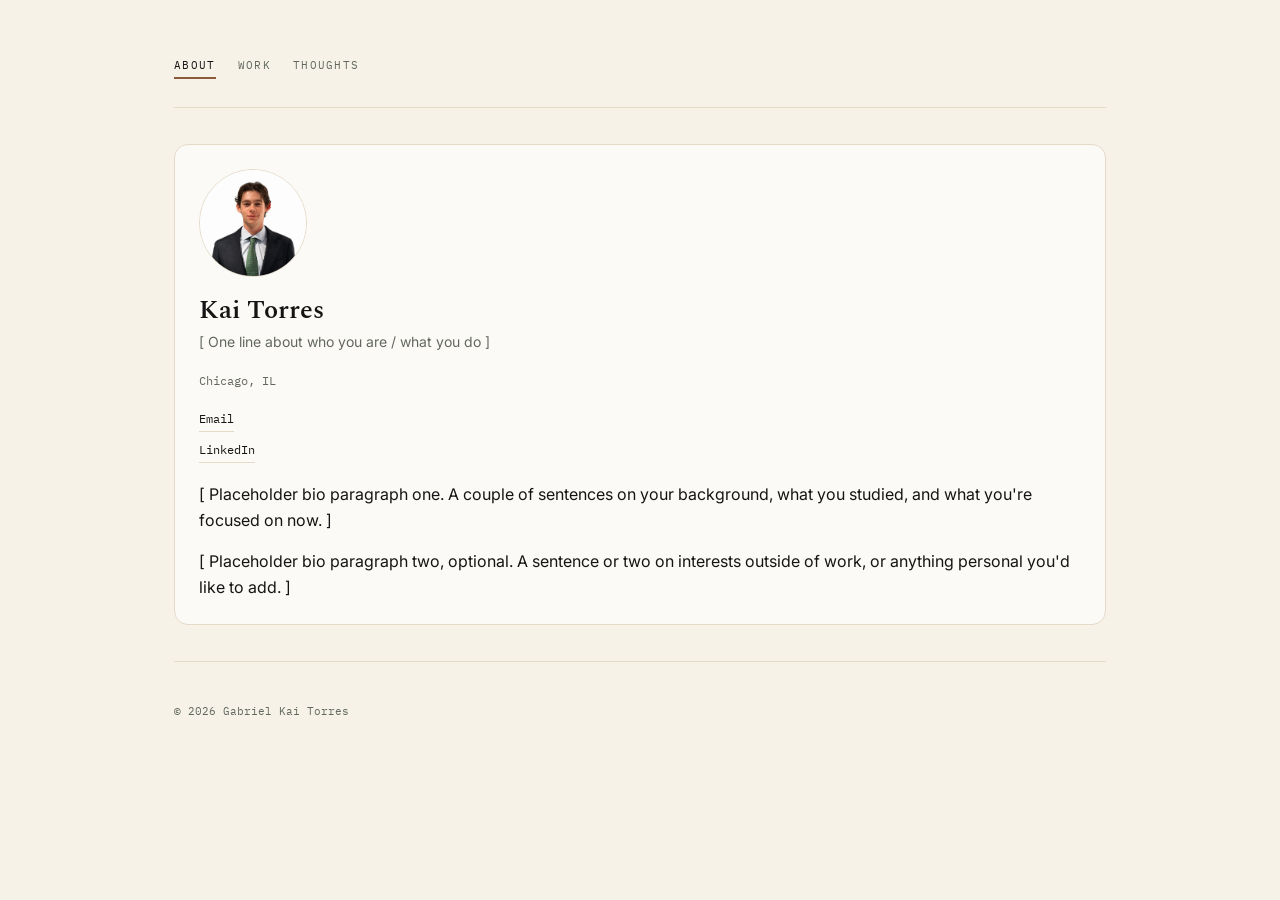
<file: index.html>
<!DOCTYPE html>
<html lang="en">
<head>
<meta charset="UTF-8">
<meta name="viewport" content="width=device-width, initial-scale=1.0">
<title>Gabriel Kai Torres</title>
<link rel="preconnect" href="https://fonts.googleapis.com">
<link rel="preconnect" href="https://fonts.gstatic.com" crossorigin>
<link href="https://fonts.googleapis.com/css2?family=Spectral:ital,wght@0,400;0,500;0,600;1,400&family=IBM+Plex+Mono:wght@400;500&family=Inter:wght@400;500&display=swap" rel="stylesheet">
<link rel="stylesheet" href="style.css">
</head>
<body>

<div class="site-shell">
  <nav class="top-nav" aria-label="Primary">
    <a href="index.html" aria-current="page">About</a>
    <a href="research.html">Work</a>
    <a href="writing.html">Thoughts</a>
  </nav>

  <main class="content">
    <section class="profile">
      <img class="profile-photo" src="assets/chatgpt.jpg" alt="Profile image of Gabriel Kai Torres">

      <div>
        <h1 class="profile-name">Kai Torres</h1>
        <p class="profile-tagline">[ One line about who you are / what you do ]</p>
      </div>

      <div class="profile-meta-row">
        <span>Chicago, IL</span>
      </div>

      <div class="profile-links">
        <a href="mailto:gkaitorres@gmail.com">Email</a>
        <a href="https://www.linkedin.com/in/kai-torres-56b69a251" target="_blank" rel="noopener">LinkedIn</a>
      </div>

      <div class="profile-bio">
        <p>[ Placeholder bio paragraph one. A couple of sentences on your background, what you studied, and what you're focused on now. ]</p>
        <p>[ Placeholder bio paragraph two, optional. A sentence or two on interests outside of work, or anything personal you'd like to add. ]</p>
      </div>
    </section>
  </main>

  <footer>
    © 2026 Gabriel Kai Torres
  </footer>
</div>

</body>
</html>
</file>
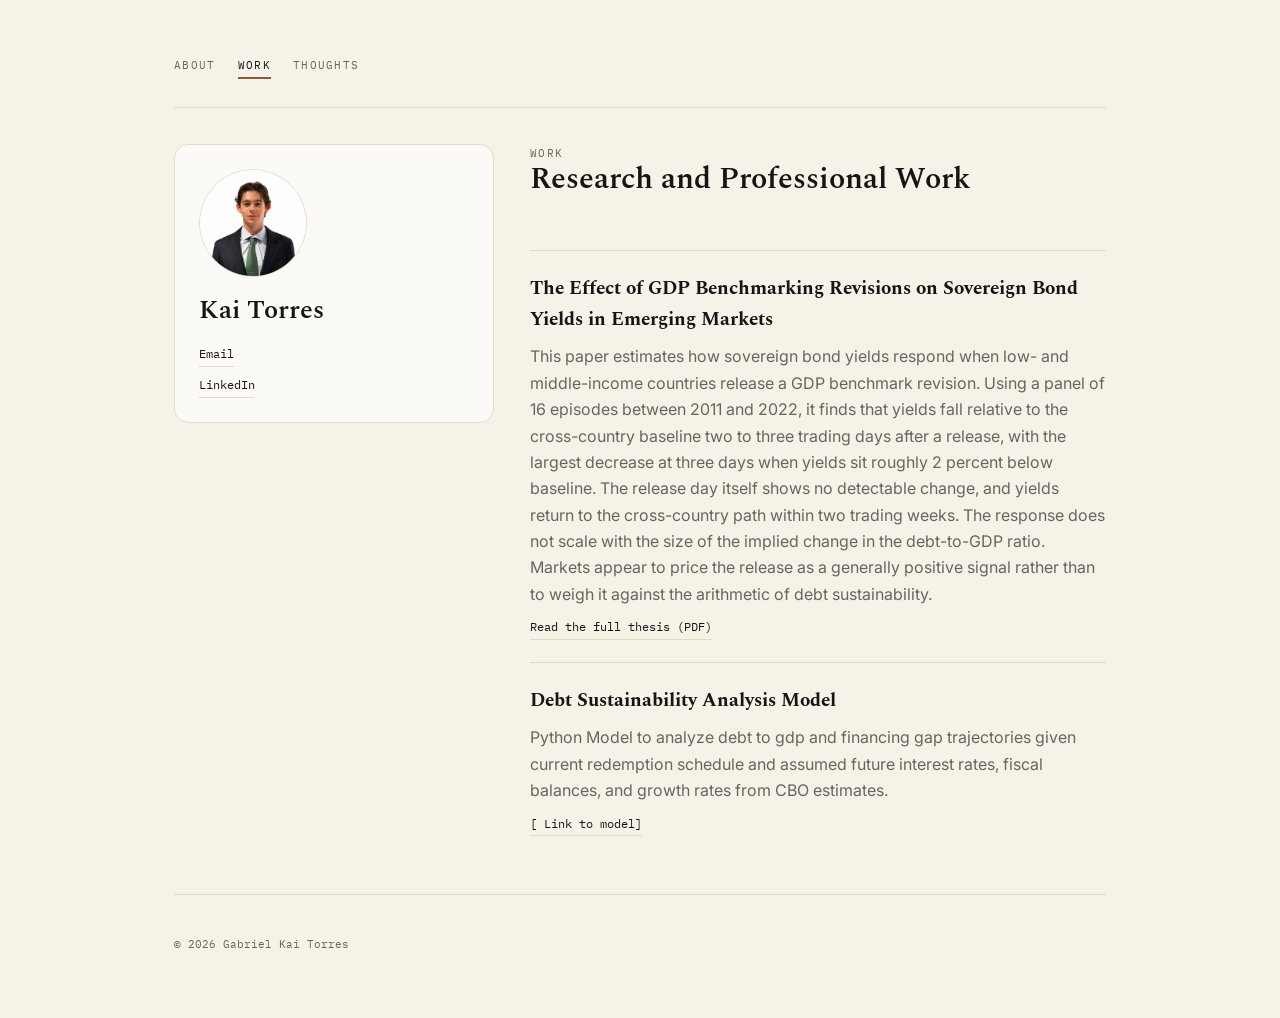
<file: research.html>
<!DOCTYPE html>
<html lang="en">
<head>
<meta charset="UTF-8">
<meta name="viewport" content="width=device-width, initial-scale=1.0">
<title>Work — Gabriel Kai Torres</title>
<link rel="preconnect" href="https://fonts.googleapis.com">
<link rel="preconnect" href="https://fonts.gstatic.com" crossorigin>
<link href="https://fonts.googleapis.com/css2?family=Spectral:ital,wght@0,400;0,500;0,600;1,400&family=IBM+Plex+Mono:wght@400;500&family=Inter:wght@400;500&display=swap" rel="stylesheet">
<link rel="stylesheet" href="style.css">
</head>
<body>

<div class="site-shell">
  <nav class="top-nav" aria-label="Primary">
    <a href="index.html">About</a>
    <a href="research.html" aria-current="page">Work</a>
    <a href="writing.html">Thoughts</a>
  </nav>

  <main class="content">
    <div class="page-grid">
      <aside class="profile">
        <img class="profile-photo" src="assets/chatgpt.jpg" alt="Profile image of Gabriel Kai Torres">
        <div>
          <h1 class="profile-name">Kai Torres</h1>
        </div>
        <div class="profile-links">
          <a href="mailto:gkaitorres@gmail.com">Email</a>
          <a href="https://www.linkedin.com/in/kai-torres-56b69a251" target="_blank" rel="noopener">LinkedIn</a>
        </div>
      </aside>

      <div>
        <section class="page-intro">
          <p class="eyebrow">Work</p>
          <h1>Research and Professional Work</h1>
        </section>

        <section class="entry-list">
      <article class="entry">
        <h3><a href="#">The Effect of GDP Benchmarking Revisions on Sovereign Bond Yields in Emerging Markets</a></h3>
        <p>This paper estimates how sovereign bond yields respond when low- and middle-income countries release a GDP benchmark revision. Using a panel of 16 episodes between 2011 and 2022, it finds that yields fall relative to the cross-country baseline two to three trading days after a release, with the largest decrease at three days when yields sit roughly 2 percent below baseline. The release day itself shows no detectable change, and yields return to the cross-country path within two trading weeks. The response does not scale with the size of the implied change in the debt-to-GDP ratio. Markets appear to price the release as a generally positive signal rather than to weigh it against the arithmetic of debt sustainability.</p>
        <a class="entry-link" href="assets/Torres,%20Gabriel%20Kai%20Thesis%205-06-26.pdf" target="_blank" rel="noopener">Read the full thesis (PDF)</a>
      </article>

      <article class="entry">
        <h3><a href="#">Debt Sustainability Analysis Model</a></h3>
        <p>Python Model to analyze debt to gdp and financing gap trajectories given current redemption schedule and assumed future interest rates, fiscal balances, and growth rates from CBO estimates. </p>
        <a class="entry-link" href="#">[ Link to model]</a>
      </article>
    </section>
      </div>
    </div>
  </main>

  <footer>
    © 2026 Gabriel Kai Torres
  </footer>
</div>

</body>
</html>
</file>
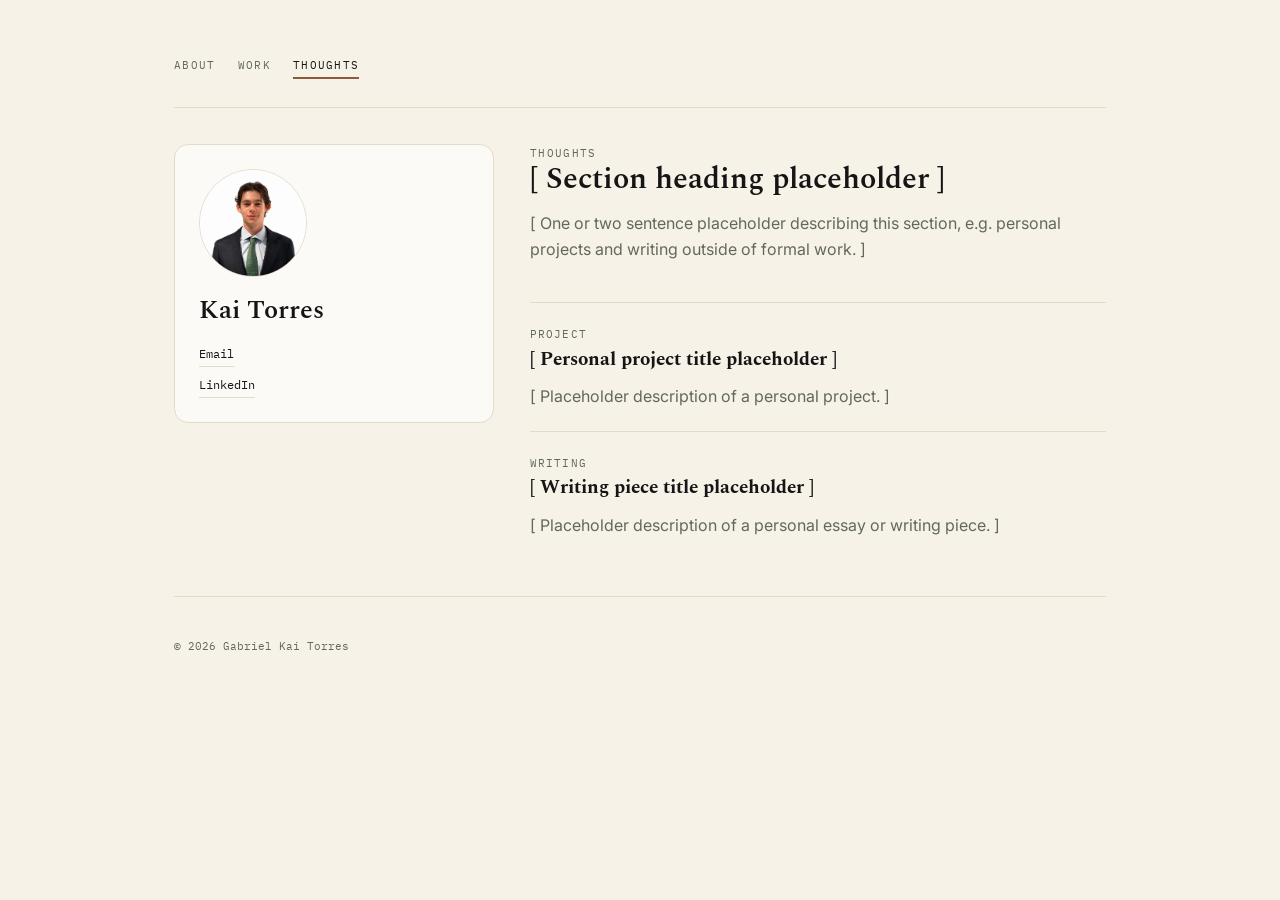
<file: writing.html>
<!DOCTYPE html>
<html lang="en">
<head>
<meta charset="UTF-8">
<meta name="viewport" content="width=device-width, initial-scale=1.0">
<title>Thoughts — Gabriel Kai Torres</title>
<link rel="preconnect" href="https://fonts.googleapis.com">
<link rel="preconnect" href="https://fonts.gstatic.com" crossorigin>
<link href="https://fonts.googleapis.com/css2?family=Spectral:ital,wght@0,400;0,500;0,600;1,400&family=IBM+Plex+Mono:wght@400;500&family=Inter:wght@400;500&display=swap" rel="stylesheet">
<link rel="stylesheet" href="style.css">
</head>
<body>

<div class="site-shell">
  <nav class="top-nav" aria-label="Primary">
    <a href="index.html">About</a>
    <a href="research.html">Work</a>
    <a href="writing.html" aria-current="page">Thoughts</a>
  </nav>

  <main class="content">
    <div class="page-grid">
      <aside class="profile">
        <img class="profile-photo" src="assets/chatgpt.jpg" alt="Profile image of Gabriel Kai Torres">
        <div>
          <h1 class="profile-name">Kai Torres</h1>
        </div>
        <div class="profile-links">
          <a href="mailto:gkaitorres@gmail.com">Email</a>
          <a href="https://www.linkedin.com/in/kai-torres-56b69a251" target="_blank" rel="noopener">LinkedIn</a>
        </div>
      </aside>

      <div>
        <section class="page-intro">
          <p class="eyebrow">Thoughts</p>
          <h1>[ Section heading placeholder ]</h1>
          <p>[ One or two sentence placeholder describing this section, e.g. personal projects and writing outside of formal work. ]</p>
        </section>

        <section class="entry-list">
      <article class="entry">
        <p class="entry-meta">Project</p>
        <h3><a href="#">[ Personal project title placeholder ]</a></h3>
        <p>[ Placeholder description of a personal project. ]</p>
      </article>

      <article class="entry">
        <p class="entry-meta">Writing</p>
        <h3><a href="#">[ Writing piece title placeholder ]</a></h3>
        <p>[ Placeholder description of a personal essay or writing piece. ]</p>
      </article>
    </section>
      </div>
    </div>
  </main>

  <footer>
    © 2026 Gabriel Kai Torres
  </footer>
</div>

</body>
</html>
</file>
<file: style.css>
:root {
  --bg: #f7f2e8;
  --surface: #fcfaf6;
  --ink: #151515;
  --muted: #62685f;
  --accent: #8a5a3b;
  --line: #e4dac8;
}

* { box-sizing: border-box; }

html { scroll-behavior: smooth; }

body {
  margin: 0;
  background: var(--bg);
  color: var(--ink);
  font-family: 'Inter', sans-serif;
  line-height: 1.65;
  font-size: 16px;
}

.site-shell {
  max-width: 980px;
  margin: 0 auto;
  padding: 56px 24px 64px;
}

.page-grid {
  display: grid;
  grid-template-columns: minmax(0, 320px) 1fr;
  gap: 36px;
  align-items: start;
}

/* ---- Top nav (text links, no big name lockup) ---- */

.top-nav {
  display: flex;
  flex-wrap: wrap;
  gap: 22px;
  font-family: 'IBM Plex Mono', monospace;
  font-size: 11px;
  letter-spacing: 0.12em;
  text-transform: uppercase;
  padding-bottom: 28px;
  margin-bottom: 36px;
  border-bottom: 1px solid var(--line);
}

.top-nav a {
  color: var(--muted);
  text-decoration: none;
  padding-bottom: 3px;
}

.top-nav a:hover,
.top-nav a:focus {
  color: var(--ink);
}

.top-nav a[aria-current="page"] {
  color: var(--ink);
  border-bottom: 2px solid var(--accent);
}

/* ---- Profile block (photo, name, tagline, links, bio) ---- */

.profile {
  display: flex;
  flex-direction: column;
  gap: 18px;
  padding: 24px;
  background: var(--surface);
  border: 1px solid var(--line);
  border-radius: 14px;
}

.profile-photo {
  width: 108px;
  height: 108px;
  object-fit: cover;
  border-radius: 50%;
  border: 1px solid var(--line);
  background: var(--surface);
}

.profile-name {
  font-family: 'Spectral', serif;
  font-weight: 600;
  font-size: 26px;
  margin: 0;
  line-height: 1.2;
}

.profile-tagline {
  margin: 4px 0 0;
  color: var(--muted);
  font-size: 14px;
}

.profile-meta-row {
  display: flex;
  flex-wrap: wrap;
  gap: 14px;
  font-family: 'IBM Plex Mono', monospace;
  font-size: 12px;
  color: var(--muted);
}

.profile-links {
  display: flex;
  flex-direction: column;
  align-items: flex-start;
  gap: 8px;
  font-family: 'IBM Plex Mono', monospace;
  font-size: 12px;
}

.profile-links a {
  color: var(--ink);
  text-decoration: none;
  border-bottom: 1px solid var(--line);
  padding-bottom: 2px;
}

.profile-links a:hover,
.profile-links a:focus {
  color: var(--accent);
  border-bottom-color: var(--accent);
}

.profile-bio p {
  margin: 0 0 14px;
  color: var(--ink);
}

.profile-bio p:last-child {
  margin-bottom: 0;
}

/* ---- Page intro (used on Work and Thoughts pages) ---- */

.page-intro {
  padding-bottom: 8px;
}

.eyebrow {
  font-family: 'IBM Plex Mono', monospace;
  font-size: 11px;
  letter-spacing: 0.12em;
  text-transform: uppercase;
  color: var(--accent);
  margin: 0 0 10px;
}

.page-intro h1 {
  font-family: 'Spectral', serif;
  font-weight: 600;
  font-size: clamp(24px, 3.4vw, 30px);
  line-height: 1.18;
  margin: 0 0 12px;
}

.page-intro p {
  margin: 0;
  color: var(--muted);
  max-width: 540px;
}

/* ---- List of items (publications / thoughts entries) ---- */

.entry-list {
  display: flex;
  flex-direction: column;
  margin-top: 32px;
}

.entry {
  padding: 22px 0;
  border-top: 1px solid var(--line);
}

.entry:first-child {
  border-top: 1px solid var(--line);
}

.entry-meta {
  font-family: 'IBM Plex Mono', monospace;
  font-size: 11px;
  letter-spacing: 0.1em;
  text-transform: uppercase;
  color: var(--muted);
  margin: 0 0 6px;
}

.entry h3 {
  font-family: 'Spectral', serif;
  font-size: 19px;
  margin: 0 0 8px;
}

.entry h3 a {
  color: var(--ink);
  text-decoration: none;
}

.entry h3 a:hover,
.entry h3 a:focus {
  color: var(--accent);
}

.entry p {
  margin: 0;
  color: var(--muted);
}

.entry-link {
  display: inline-block;
  margin-top: 10px;
  font-family: 'IBM Plex Mono', monospace;
  font-size: 12px;
  color: var(--ink);
  text-decoration: none;
  border-bottom: 1px solid var(--line);
  padding-bottom: 2px;
}

.entry-link:hover,
.entry-link:focus {
  color: var(--accent);
  border-bottom-color: var(--accent);
}

footer {
  padding: 40px 0 0;
  margin-top: 36px;
  border-top: 1px solid var(--line);
  font-family: 'IBM Plex Mono', monospace;
  font-size: 11px;
  color: var(--muted);
}

@media (max-width: 900px) {
  .page-grid {
    grid-template-columns: 1fr;
  }
}

@media (max-width: 560px) {
  .site-shell {
    padding: 36px 18px 48px;
  }

  .top-nav {
    gap: 14px;
  }
}
</file>
